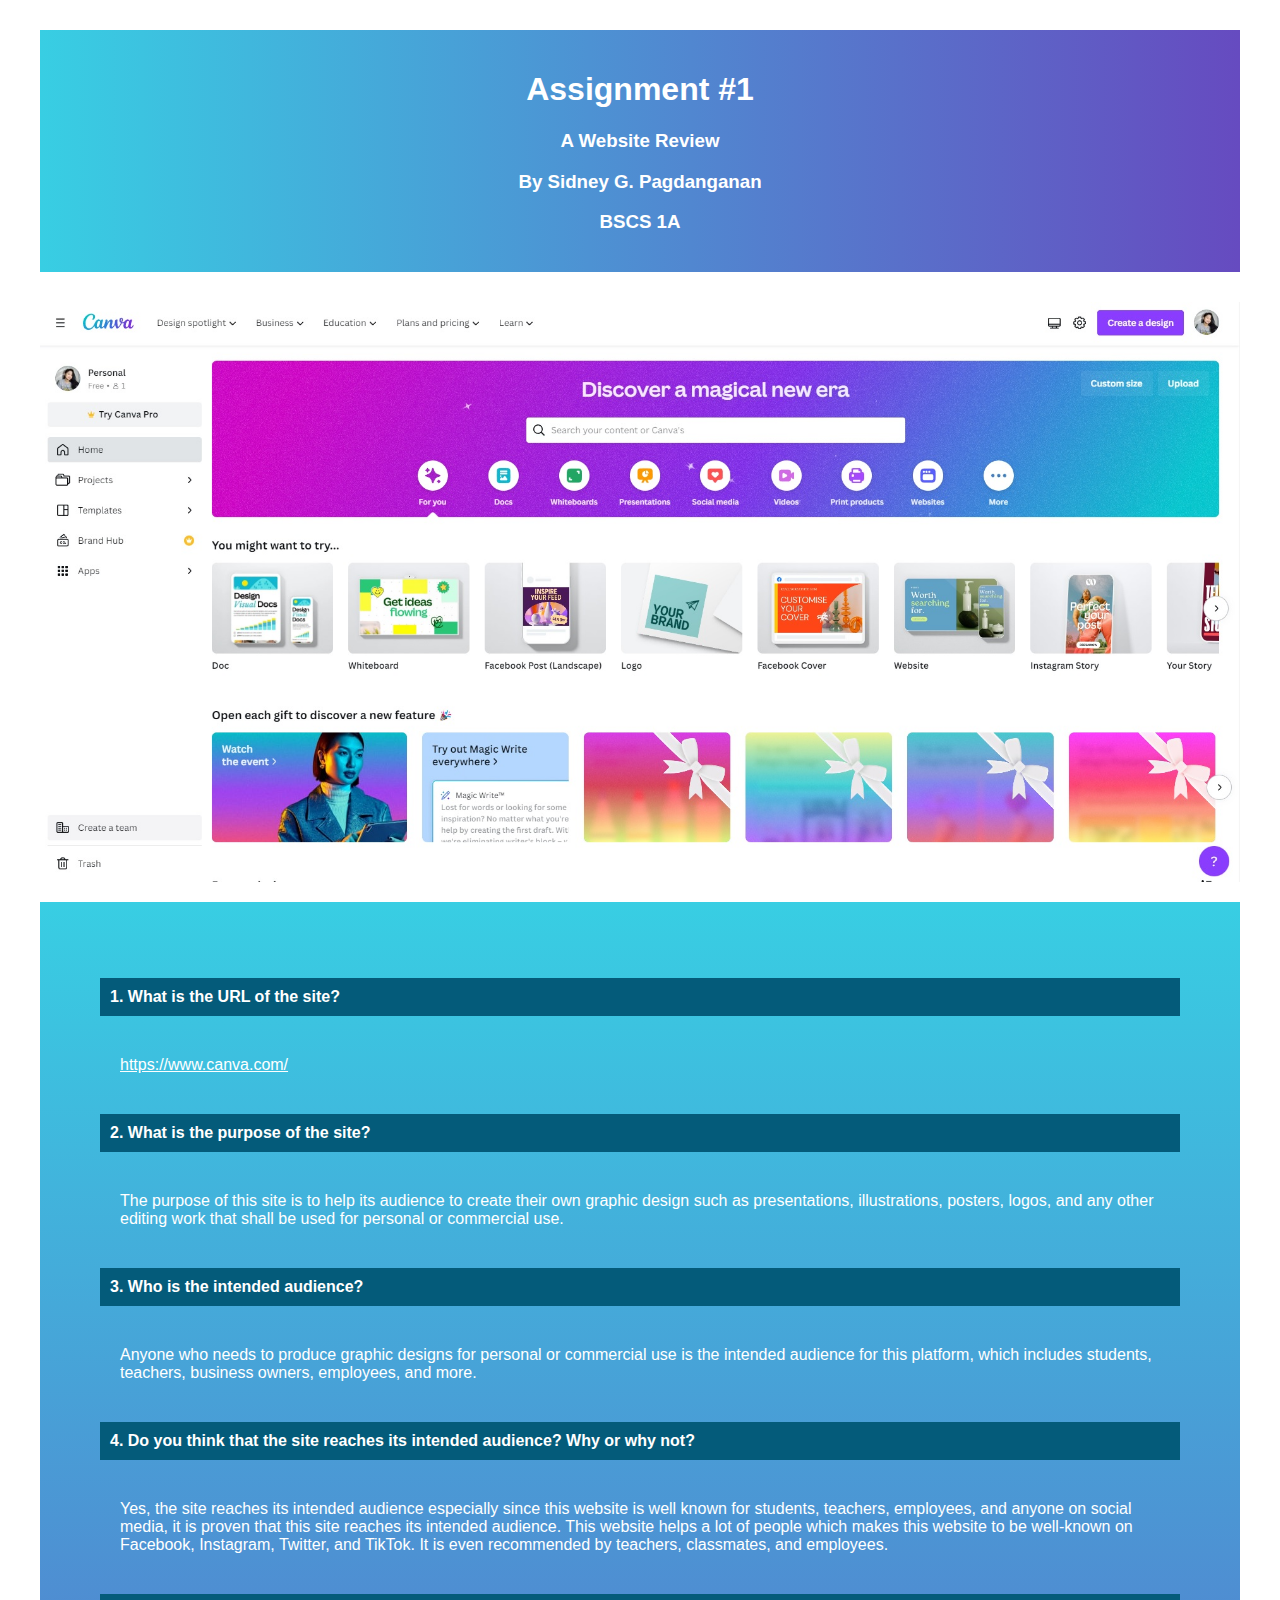
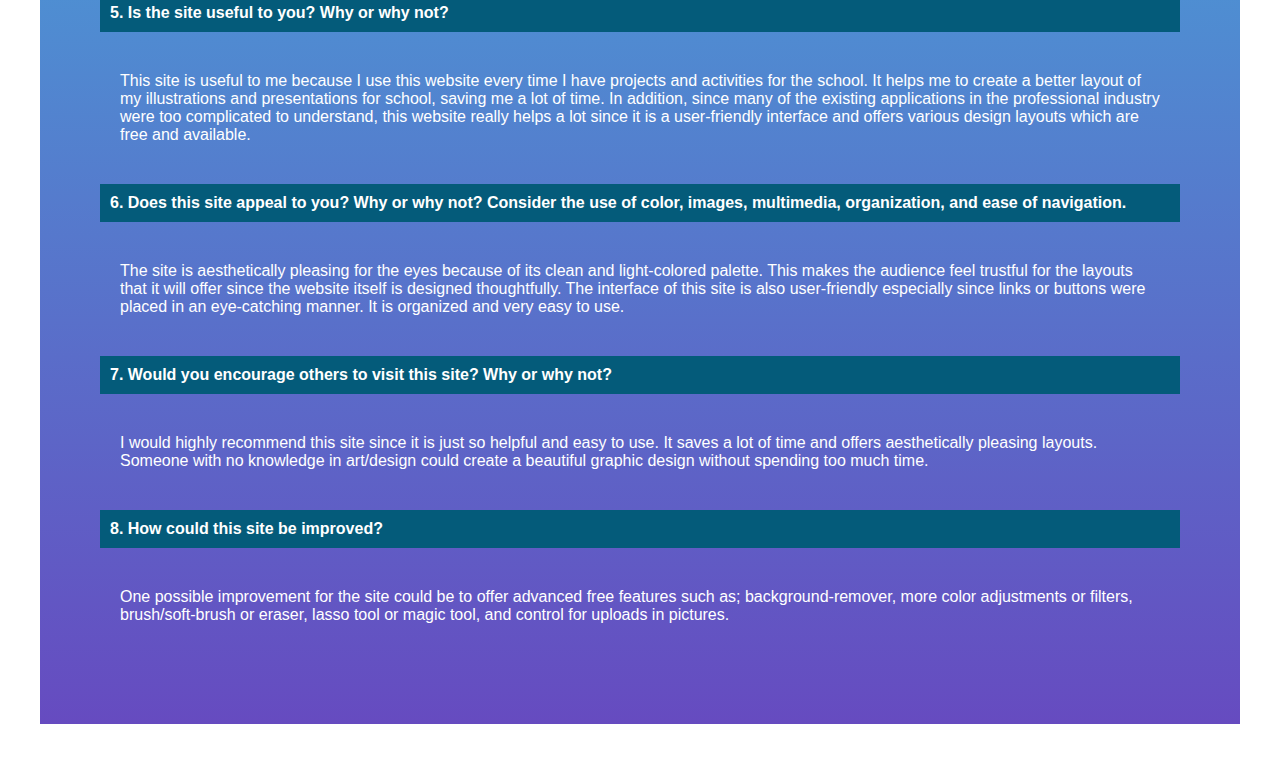
<file: Assignment 1/index.html>
<!DOCTYPE html>
<html>
<head>
	<title>Website Review</title>
	<meta charset="UTF-8">
	<meta name="viewport" content="width=device-width, initial-scale=1.0">
	<style>
    body {
        margin: 0;
        padding: 0;
        font-family: Arial, sans-serif;
    }
	.container {
		max-width: 1200px;
		margin: 0 auto;
		padding: 30px;
	}

	.title-container {
		text-align: center;
		margin-bottom: 30px;
        padding: 20px;
        Color: #fff;
        background: linear-gradient(to right, #38cee3, #664bc0);

	}
	.answers {
		text-align: left;
		margin-bottom: 30px;
        padding: 60px;
        Color: #fff;
        background: linear-gradient(to bottom, #38cee3, #664bc0);
		
	}

	img {
		display: block;
		margin: 0 auto;
		max-width: 100%;
		height: auto;
		margin-bottom: 20px;

	}

	p {
		margin-bottom: 20px;
		padding: 20px;

	}

	.bold {
		font-weight: bold;
		padding: 10px;
		color: white;
		background: #045b7a;
	}
</style>
</head>
<body>
	<div class="container">
		<div class = "title-container">
			<h1>Assignment #1</h1>
			<h3>A Website Review</h3>
			<h3>By Sidney G. Pagdanganan</h3>
			<h3>BSCS 1A</h3>
		</div>
		<img src="img/Canva.jpg" alt="Canva Home Page">
		<div class = "answers">
		<p class="bold">1. What is the URL of the site?</p>
		<p><a href = "https://www.canva.com/" style = "color: #fff;" >https://www.canva.com/</a></p>
		<p class="bold">2. What is the purpose of the site?</p>
		<p>The purpose of this site is to help its audience to create their own graphic design such as presentations, illustrations, posters, logos, and any other editing work that shall be used for personal or commercial use.</p>
		<p class="bold">3. Who is the intended audience?</p>
		<p>Anyone who needs to produce graphic designs for personal or commercial use is the intended audience for this platform, which includes students, teachers, business owners, employees, and more.</p>
		<p class="bold">4. Do you think that the site reaches its intended audience? Why or why not?</p>
		<p>Yes, the site reaches its intended audience especially since this website is well known for students, teachers, employees, and anyone on social media, it is proven that this site reaches its intended audience. This website helps a lot of people which makes this website to be well-known on Facebook, Instagram, Twitter, and TikTok. It is even recommended by teachers, classmates, and employees.</p>
		<p class="bold">5. Is the site useful to you? Why or why not?</p>
		<p>This site is useful to me because I use this website every time I have projects and activities for the school. It helps me to create a better layout of my illustrations and presentations for school, saving me a lot of time. In addition, since many of the existing applications in the professional industry were too complicated to understand, this website really helps a lot since it is a user-friendly interface and offers various design layouts which are free and available.</p>
		<p class="bold">6. Does this site appeal to you? Why or why not? Consider the use of color, images, multimedia, organization, and ease of navigation.</p>
		<p>The site is aesthetically pleasing for the eyes because of its clean and light-colored palette. This makes the audience feel trustful for the layouts that it will offer since the website itself is designed thoughtfully. The interface of this site is also user-friendly especially since links or buttons were placed in an eye-catching manner. It is organized and very easy to use.</p>
		<p class="bold">7. Would you encourage others to visit this site? Why or why not?</p>
		<p>I would highly recommend this site since it is just so helpful and easy to use. It saves a lot of time and offers aesthetically pleasing layouts. Someone with no knowledge in art/design could create a beautiful graphic design without spending too much time.</p>
		<p class="bold">8. How could this site be improved?</p>
		<p>One possible improvement for the site could be to offer advanced free features such as; background-remover, more color adjustments or filters, brush/soft-brush or eraser, lasso tool or magic tool, and control for uploads in pictures. </p>
		</div>
	</div>
</body>
</html>
</file>
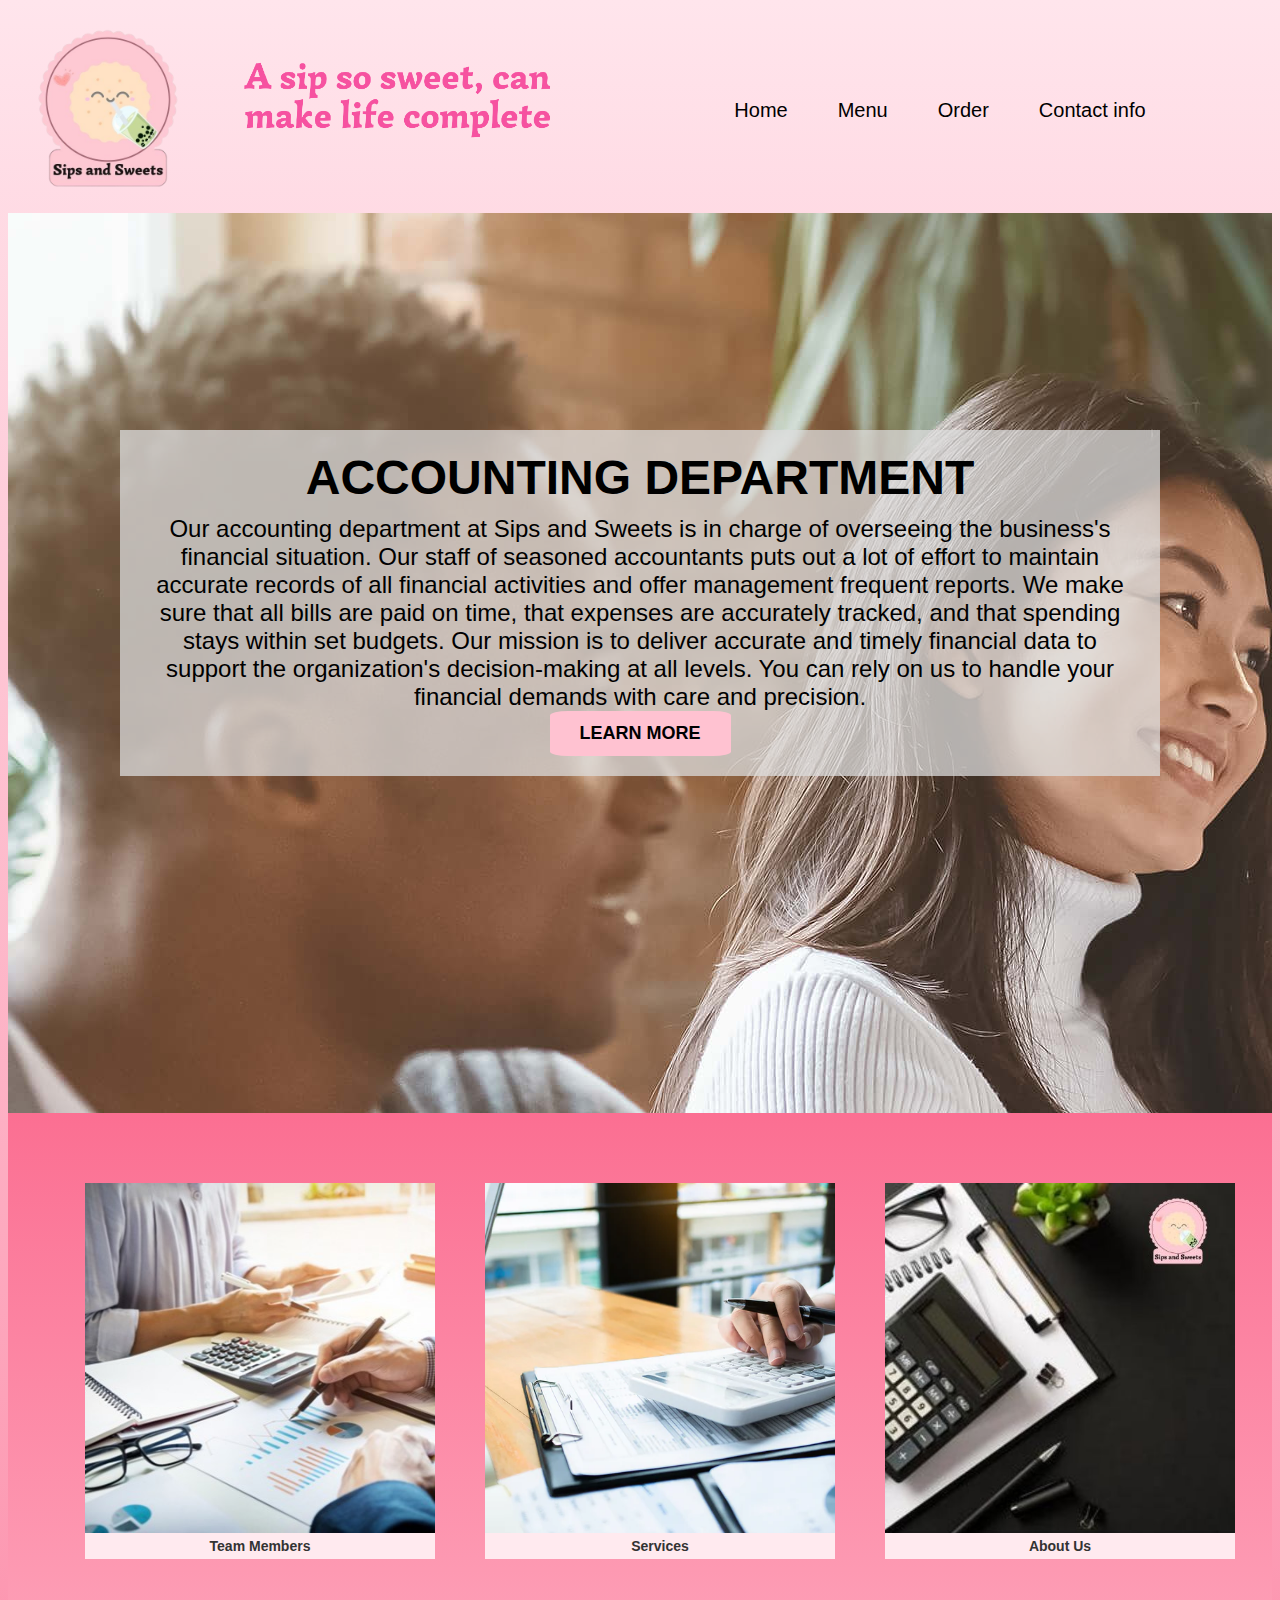
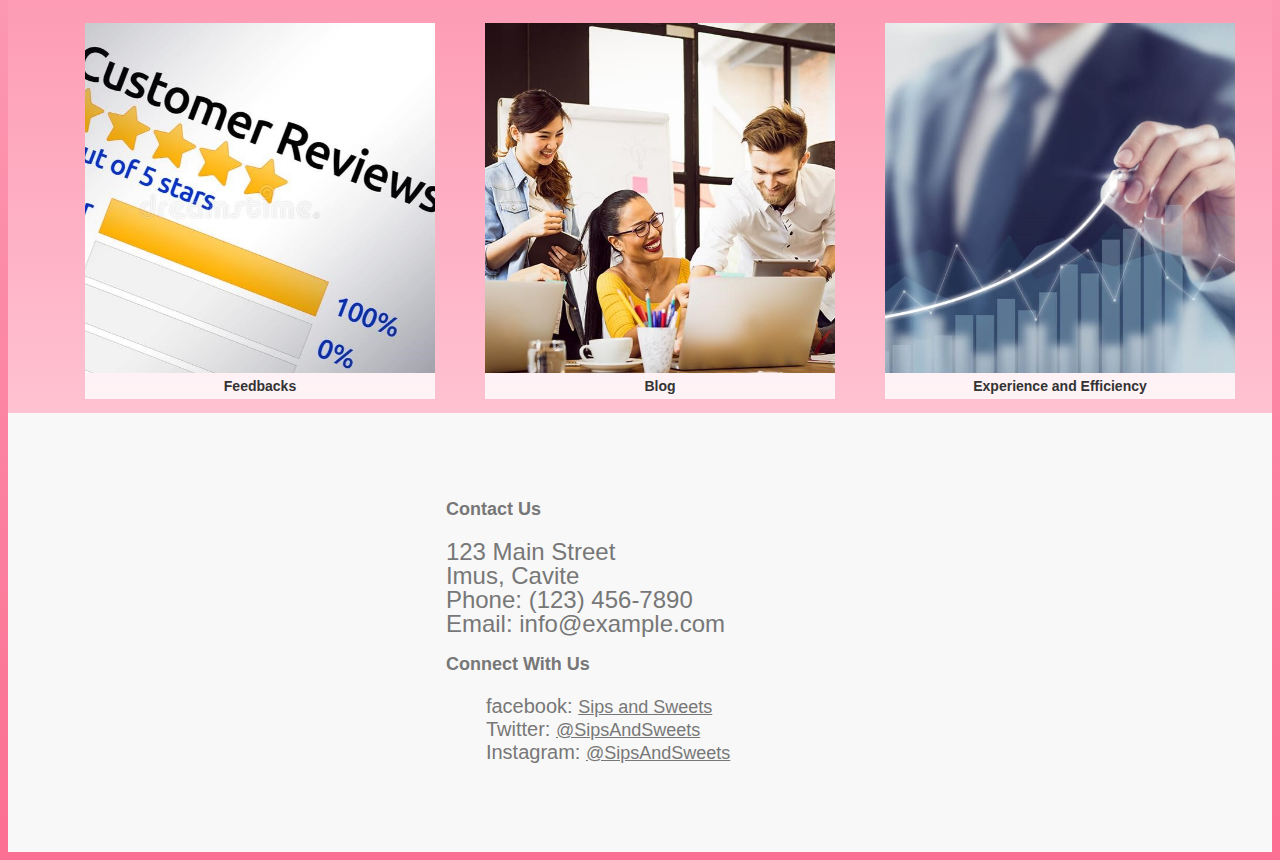
<file: Activity 4 static image Banner/sas_act_new_banner.html>
<!DOCTYPE html>
<html lang="en">
<head>
    <meta charset="UTF-8">
    <meta name="viewport" content="width=device-width, initial-scale=1.0">
    <title>Accounting Banner Page</title>
</head>
<style>
  *{
    font-family: sans-serif;
    font-size: 20px;
}
.main{
    width: 100%;
    height: 100vh;
    position: relative;
    overflow: hidden;
    background-image: url(images/Workplace.jpg);
}

body{
    background: linear-gradient(0deg, #fb6f92, #ffe5ec);
    
}
nav{
    width: 90%;
    position: sticky;
    margin-left: 20px auto;
    margin-right: 20px auto;
    z-index: 1;
    display: flex;
    align-items: center;
}
.logo{
    flex-basis: 20%;
}
.logo img{
    width: 200px;
}
.slogan img{
    width: 350px;
}
.nav-links{
    flex: 1;
    text-align: right;
}
nav ul{
    display: flex;
    flex-direction: row;
    gap: 50px;
}
nav ul li {
    color:transparent;
}
nav ul li a{
    color: #000;
    text-decoration: none;
}
.banner {

    background-size: cover;
    height: 600px;
    display: flex;
    justify-content: center;
    align-items: center;
    position: relative; 
    margin-top: 10vh;
}
  
  .banner::before { 
    content: '';
    position: absolute;
    top: 0;
    left: 0;
    right: 0;
    bottom: 0;
    background-color: #000;
    opacity: 0;
    transition: opacity 0.5s ease-in-out; 
  }
  
  .banner:hover::before { 
    opacity: 0.5;
  }
  
  .banner-text {
    background-color: #dcdcdcbe;
    padding: 20px;
    text-align: center;
    max-width: 1000px;
    position: relative; 
    z-index: 1; 
  }
  
  h1 {
    font-size: 48px;
    margin: 0;
  }
  
  p {
    font-size: 24px;
    margin: 10px 0 0 0;
  }
  
  .btn-learn-more {
    background-color: #ffc2d1;
    border-radius: 10%;
    color: #000;
    display: inline-block;
    font-size: 18px;
    font-weight: bold;
    padding: 12px 30px;
    text-align: center;
    text-decoration: none;
    text-transform: uppercase;
    transition: all 0.3s ease-in-out;
  }
  
  .btn-learn-more:hover {
    background-color: #fb6f92;
    color: #fff;
  }

.second{
    width: 100%;
    height: 100vh;
    position: relative;
    overflow: hidden;
    background-image: linear-gradient(0deg, #ffc2d1, #fb6f92)
}

.posters {
    margin-top: 10vh;
    width: 100%;
    height: auto;
    display: flex;
    justify-content: center;
    align-items: center;
    flex-direction: column;
    margin-top: 50px;
  }
  
  .posters ul {
    margin: 20px auto;
    gap: 50px;
    display: flex;
    flex-direction: row;
  }
  
  .posters ul li {
    color: transparent;
    text-decoration-color: white;
    text-align: center;
  }
  
  .posters img {
    width: 350px;
  }
  
  .posters li img {
    width: 350px;
    height: auto;
    display: block;
    transition: transform 0.3s ease-in-out;
  }
  
  .posters li img:hover {
    transform: scale(1.1);
  }
  
  .image-wrapper {
    position: relative;
  }
  
  .image-wrapper p {
    position: absolute;
    width: 340px;
    background-color: rgba(255, 255, 255, 0.8);
    padding: 5px;
    margin: 0;
    text-align: center;
    font-size: 14px;
    font-weight: bold;
    color: #333;
  }

  footer {
    background-color: #f8f8f8;
    padding: 30px 0;
    color: #777;
    font-size: 14px;
  }

  .content {
    padding:3%;
    margin-left: 400px;
  }
  
  footer h3 {
    font-size: 18px;
    margin-bottom: 20px;
    color: #777;
  }
  
  footer p {
    line-height: 24px;
    color: #777;
  }
  
  footer ul li {
    display: inline-block;
    margin-right: 10px;
  }
  
  footer ul li a {
    color: #777;
    font-size: 18px;
  }
  
  footer ul li a:hover {
    color: #777;
  }
</style>
<body>
    <header>
        <div class="overlay"></div>
        <nav>
            <div class="logo">
                <img src="images/logo.png">
            </div>
            <div class="slogan">
                <img src="images/SAS_slogan.png">
            </div>
            <div class="nav-links"></div>
                <ul>
                    <li><a href="home.html">Home</a></li>
                    <li><a href="menu.html">Menu</a></li>
                    <li><a href="#">Order</a></li>
                    <li><a href="#">Contact info</a></li>
                </ul>
        </nav>
    </header>
    <div class ="main">
        <div class="banner">
            <div class="banner-text">
                <h1>ACCOUNTING DEPARTMENT</h1>
                <p>Our accounting department at Sips and Sweets is in charge of overseeing the business's financial situation. Our staff of seasoned accountants puts out a lot of effort to maintain accurate records of all financial activities and offer management frequent reports. We make sure that all bills are paid on time, that expenses are accurately tracked, and that spending stays within set budgets. Our mission is to deliver accurate and timely financial data to support the organization's decision-making at all levels. You can rely on us to handle your financial demands with care and precision.</p>
                <a href="#" class="btn-learn-more">Learn More</a>
            </div>
        </div>
    </div>
    <div class = "second">

        <div class="posters">
            <ul>
              <li>
                <div class="image-wrapper">
                  <img src="images/poster1.jpg">
                  <p>Team Members</p>
                </div>
              </li>
              <li>
                <div class="image-wrapper">
                  <img src="images/poster2.png">
                  <p>Services </p>
                </div>
              </li>
              <li>
                <div class="image-wrapper">
                  <img src="images/poster3.jpg">
                  <p>About Us</p>
                </div>
              </li>
            </ul>
          </div>
          <div class="posters">
            <ul>
              <li>
                <div class="image-wrapper">
                  <img src="images/poster4.jpg">
                  <p>Feedbacks</p>
                </div>
              </li>
              <li>
                <div class="image-wrapper">
                  <img src="images/poster5.jpg">
                  <p>Blog </p>
                </div>
              </li>
              <li>
                <div class="image-wrapper">
                  <img src="images/poster6.jpeg">
                  <p>Experience and Efficiency</p>
                </div>
              </li>
            </ul>
          </div>
    </div>
    <footer>
        <div class="container">
            <div class="content">
          <div class="row">
            <div class="col-md-6">
              <h3>Contact Us</h3>
              <p>123 Main Street<br>
                 Imus, Cavite<br>
                 Phone: (123) 456-7890<br>
                 Email: info@example.com</p>
            </div>
            <div class="col-md-6">
              <h3>Connect With Us</h3>
              <ul class="list-inline">
                <li>facebook: <a href="#">Sips and Sweets<i class="fa fa-facebook"></i></a></li><br>
                <li>Twitter: <a href="#">@SipsAndSweets<i class="fa fa-twitter"></i></a></li><br>
                <li>Instagram: <a href="#">@SipsAndSweets<i class="fa fa-instagram"></i></a></li>
              </ul>
            </div>
          </div>
        </div>
        </div>
      </footer>
</body>
</html>
</file>
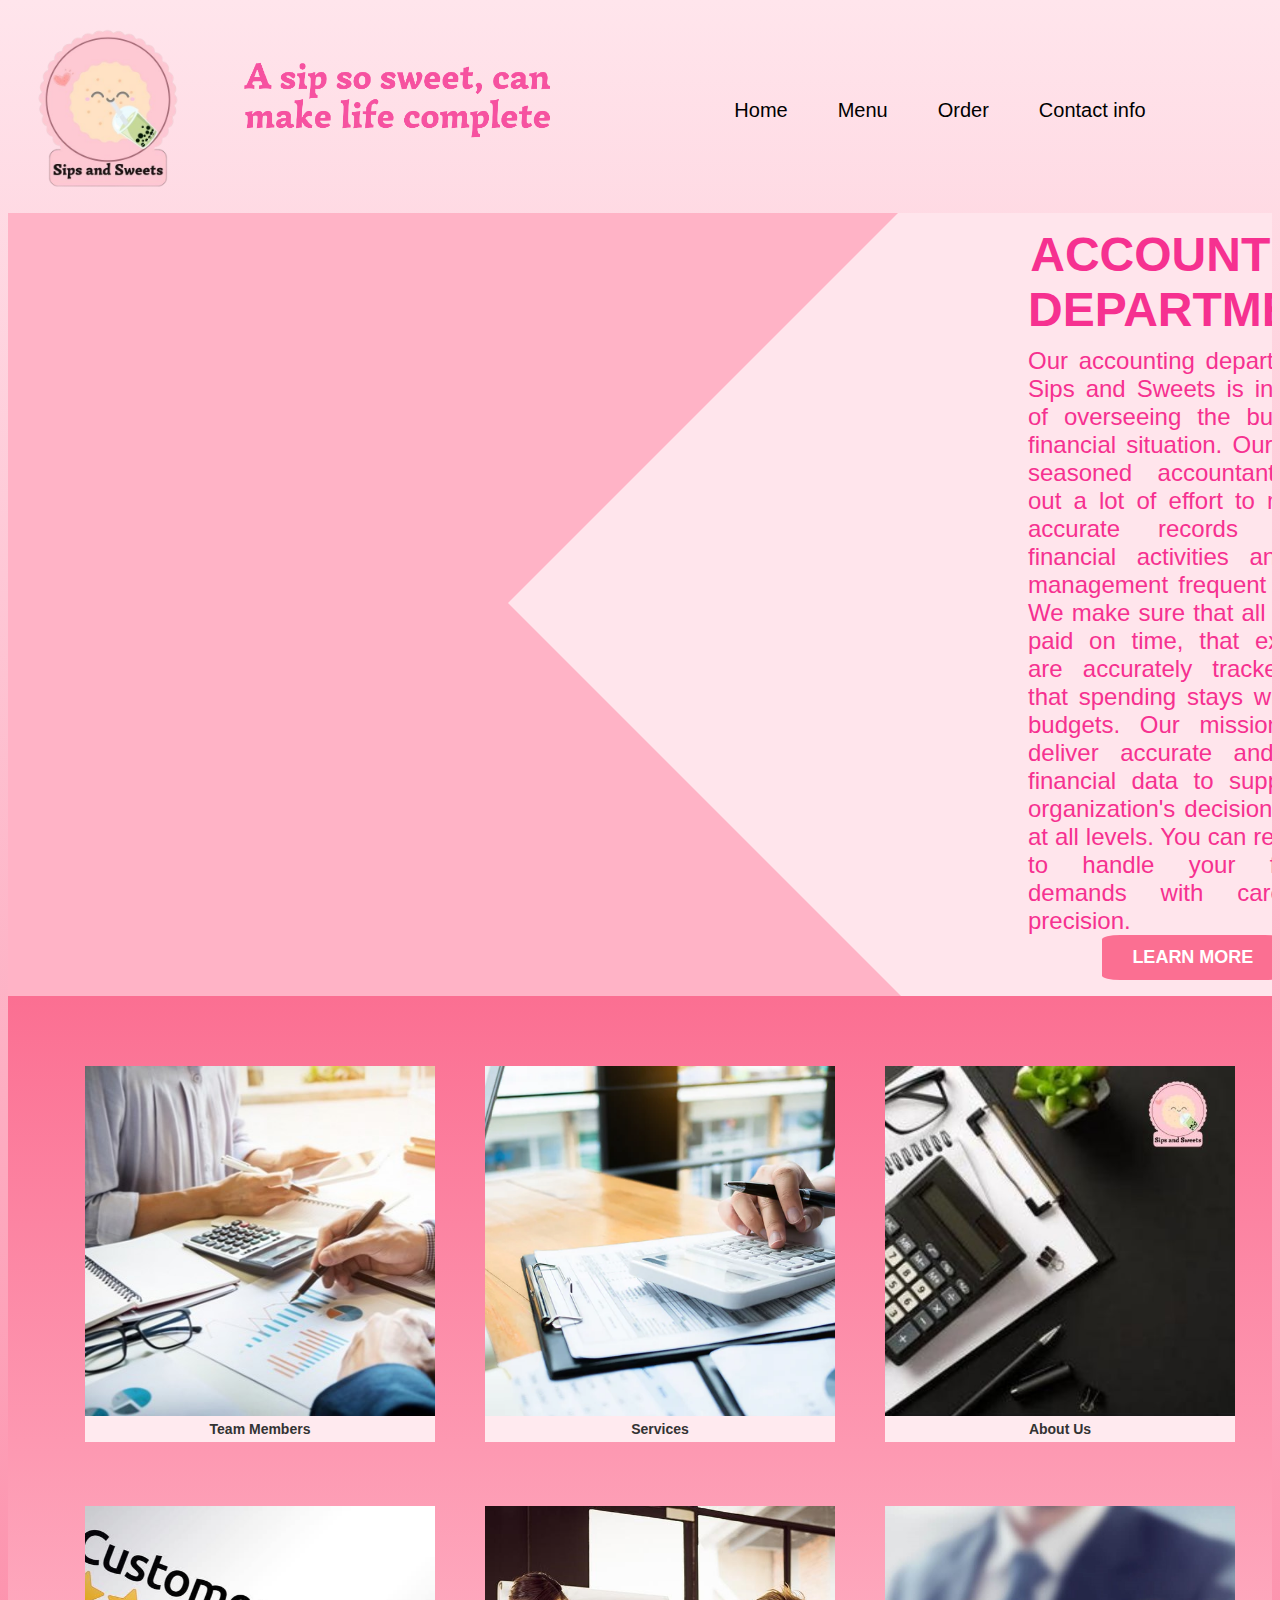
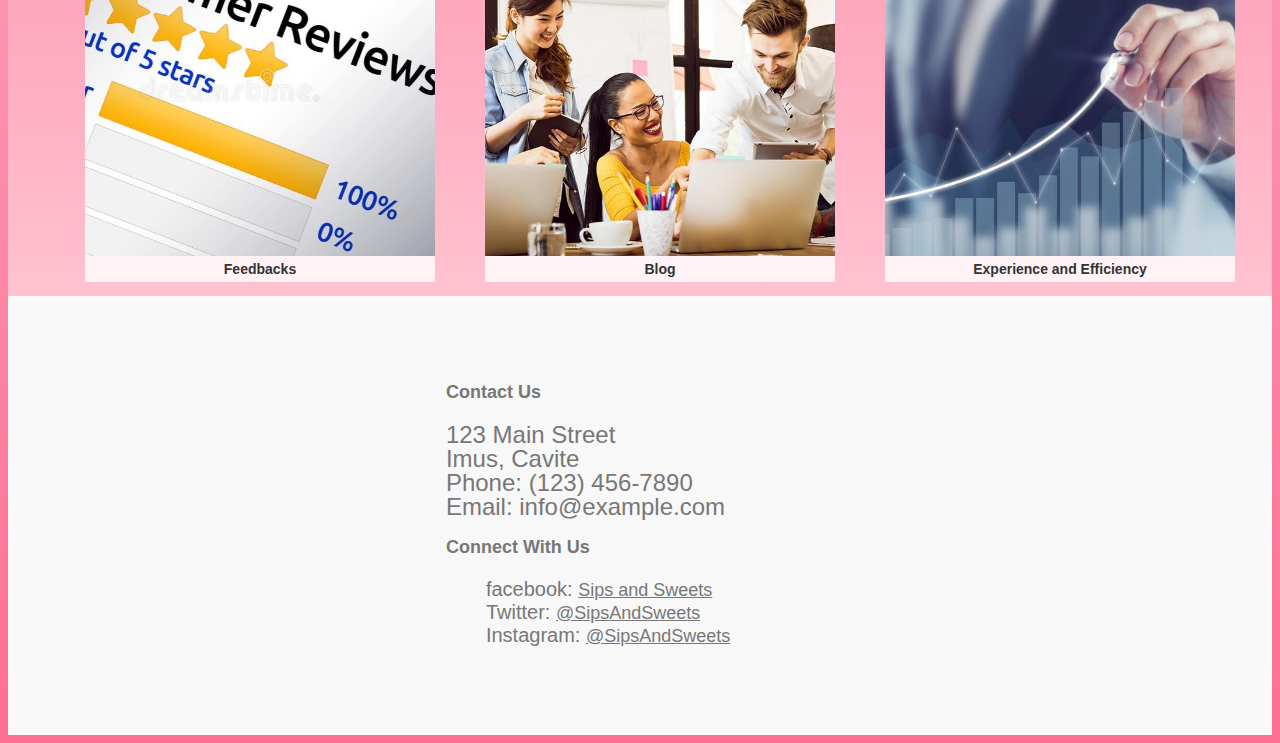
<file: Activity 4 text banner/sas_act_new_banner.html>
<!DOCTYPE html>
<html lang="en">
<head>
    <meta charset="UTF-8">
    <meta name="viewport" content="width=device-width, initial-scale=1.0">
    <title>Accounting Banner Page</title>
</head>
<style>
  *{
    font-family: sans-serif;
    font-size: 20px;
}
.main{
    width: 100%;
    height: 87vh;
    position: relative;
    overflow: hidden;
    background-color: #ffe5ec;
}
.banner {
  display: flex;
  background-color: #ffe5ec;
}

.banner-text {
  flex: 1;
  text-align: right;
}
.overlay{
  border-top: 500px solid #ffb3c6;
  border-right: 500px solid transparent;
  border-bottom: 500px solid #ffb3c6;
  border-left: 500px solid #ffb3c6;
  left: 0;
  top: 0;
  z-index: 1;
}

body{
    background: linear-gradient(0deg, #fb6f92, #ffe5ec);
    
}
nav{
    width: 90%;
    position: sticky;
    margin-left: 20px auto;
    margin-right: 20px auto;
    z-index: 1;
    display: flex;
    align-items: center;
}
.logo{
    flex-basis: 20%;
}
.logo img{
    width: 200px;
}
.slogan img{
    width: 350px;
}
.nav-links{
    flex: 1;
    text-align: right;
}
nav ul{
    display: flex;
    flex-direction: row;
    gap: 50px;
}
nav ul li {
    color:transparent;
}
nav ul li a{
    color: #000;
    text-decoration: none;
}
.banner{

    background-size: cover;
    height: 600px;
    display: flex;
    justify-content: left;
    align-items: center;
    position: relative; 
    margin-top: 10vh;
}
  .banner:hover::before {
    opacity: 0.5;
  }
  
  .banner-text {
    color:#f63190;
    padding: 20px;
    text-align: center;
    max-width: 1000px;
    position: relative; 
    z-index: 1; 
  }

  
  h1 {
    font-size: 48px;
    margin: 0;
  }
  
  p {
    font-size: 24px;
    margin: 10px 0 0 0;
  }
  
  .btn-learn-more {
    background-color:#fb6f92;
    border-radius: 10%;
    color: #fff;
    display: inline-block;
    font-size: 18px;
    font-weight: bold;
    padding: 12px 30px;
    text-align: center;
    text-decoration: none;
    text-transform: uppercase;
    transition: all 0.3s ease-in-out;
  }
  
  .btn-learn-more:hover {
    background-color: #ffe5ec;
    color: #000;
  }

.second{
    width: 100%;
    height: 100vh;
    position: relative;
    overflow: hidden;
    background-image: linear-gradient(0deg, #ffc2d1, #fb6f92)
}

.posters {
    width: 100%;
    height: auto;
    display: flex;
    justify-content: center;
    align-items: center;
    flex-direction: column;
    margin-top: 50px;
  }
  
  .posters ul {
    margin: 20px auto;
    gap: 50px;
    display: flex;
    flex-direction: row;
  }
  
  .posters ul li {
    color: transparent;
    text-decoration-color: white;
    text-align: center;
  }
  
  .posters img {
    width: 350px;
  }
  
  .posters li img {
    width: 350px;
    height: auto;
    display: block;
    transition: transform 0.3s ease-in-out;
  }
  
  .posters li img:hover {
    transform: scale(1.1);
  }
  
  .image-wrapper {
    position: relative;
  }
  
  .image-wrapper p {
    position: absolute;
    width: 340px;
    background-color: rgba(255, 255, 255, 0.8);
    padding: 5px;
    margin: 0;
    text-align: center;
    font-size: 14px;
    font-weight: bold;
    color: #333;
  }

  footer {
    background-color: #f8f8f8;
    padding: 30px 0;
    color: #777;
    font-size: 14px;
  }

  .content {
    padding:3%;
    margin-left: 400px;
  }
  
  footer h3 {
    font-size: 18px;
    margin-bottom: 20px;
    color: #777;
  }
  
  footer p {
    line-height: 24px;
    color: #777;
  }
  
  footer ul li {
    display: inline-block;
    margin-right: 10px;
  }
  
  footer ul li a {
    color: #777;
    font-size: 18px;
  }
  
  footer ul li a:hover {
    color: #777;
  }
</style>
<body>
    <header>
        <nav>
            <div class="logo">
                <img src="images/logo.png">
            </div>
            <div class="slogan">
                <img src="images/SAS_slogan.png">
            </div>
            <div class="nav-links"></div>
                <ul>
                    <li><a href="home.html">Home</a></li>
                    <li><a href="menu.html">Menu</a></li>
                    <li><a href="#">Order</a></li>
                    <li><a href="#">Contact info</a></li>
                </ul>
        </nav>
    </header>
    <div class="main">
      <div class="banner">
        <div class="overlay"></div>
        <div class="banner-text">
          <h1>ACCOUNTING DEPARTMENT</h1>
          <p align="justify">Our accounting department at Sips and Sweets is in charge of overseeing the business's financial situation. Our staff of seasoned accountants puts out a lot of effort to maintain accurate records of all financial activities and offer management frequent reports. We make sure that all bills are paid on time, that expenses are accurately tracked, and that spending stays within set budgets. Our mission is to deliver accurate and timely financial data to support the organization's decision-making at all levels. You can rely on us to handle your financial demands with care and precision.</p>
          <a href="#" class="btn-learn-more">Learn More</a>
        </div>

      </div>
    </div>
    <div class = "second">

        <div class="posters">
            <ul>
              <li>
                <div class="image-wrapper">
                  <img src="images/poster1.jpg">
                  <p>Team Members</p>
                </div>
              </li>
              <li>
                <div class="image-wrapper">
                  <img src="images/poster2.png">
                  <p>Services </p>
                </div>
              </li>
              <li>
                <div class="image-wrapper">
                  <img src="images/poster3.jpg">
                  <p>About Us</p>
                </div>
              </li>
            </ul>
          </div>
          <div class="posters">
            <ul>
              <li>
                <div class="image-wrapper">
                  <img src="images/poster4.jpg">
                  <p>Feedbacks</p>
                </div>
              </li>
              <li>
                <div class="image-wrapper">
                  <img src="images/poster5.jpg">
                  <p>Blog </p>
                </div>
              </li>
              <li>
                <div class="image-wrapper">
                  <img src="images/poster6.jpeg">
                  <p>Experience and Efficiency</p>
                </div>
              </li>
            </ul>
          </div>
    </div>
    <footer>
        <div class="container">
            <div class="content">
          <div class="row">
            <div class="col-md-6">
              <h3>Contact Us</h3>
              <p>123 Main Street<br>
                 Imus, Cavite<br>
                 Phone: (123) 456-7890<br>
                 Email: info@example.com</p>
            </div>
            <div class="col-md-6">
              <h3>Connect With Us</h3>
              <ul class="list-inline">
                <li>facebook: <a href="#">Sips and Sweets<i class="fa fa-facebook"></i></a></li><br>
                <li>Twitter: <a href="#">@SipsAndSweets<i class="fa fa-twitter"></i></a></li><br>
                <li>Instagram: <a href="#">@SipsAndSweets<i class="fa fa-instagram"></i></a></li>
              </ul>
            </div>
          </div>
        </div>
        </div>
      </footer>
</body>
</html>
</file>
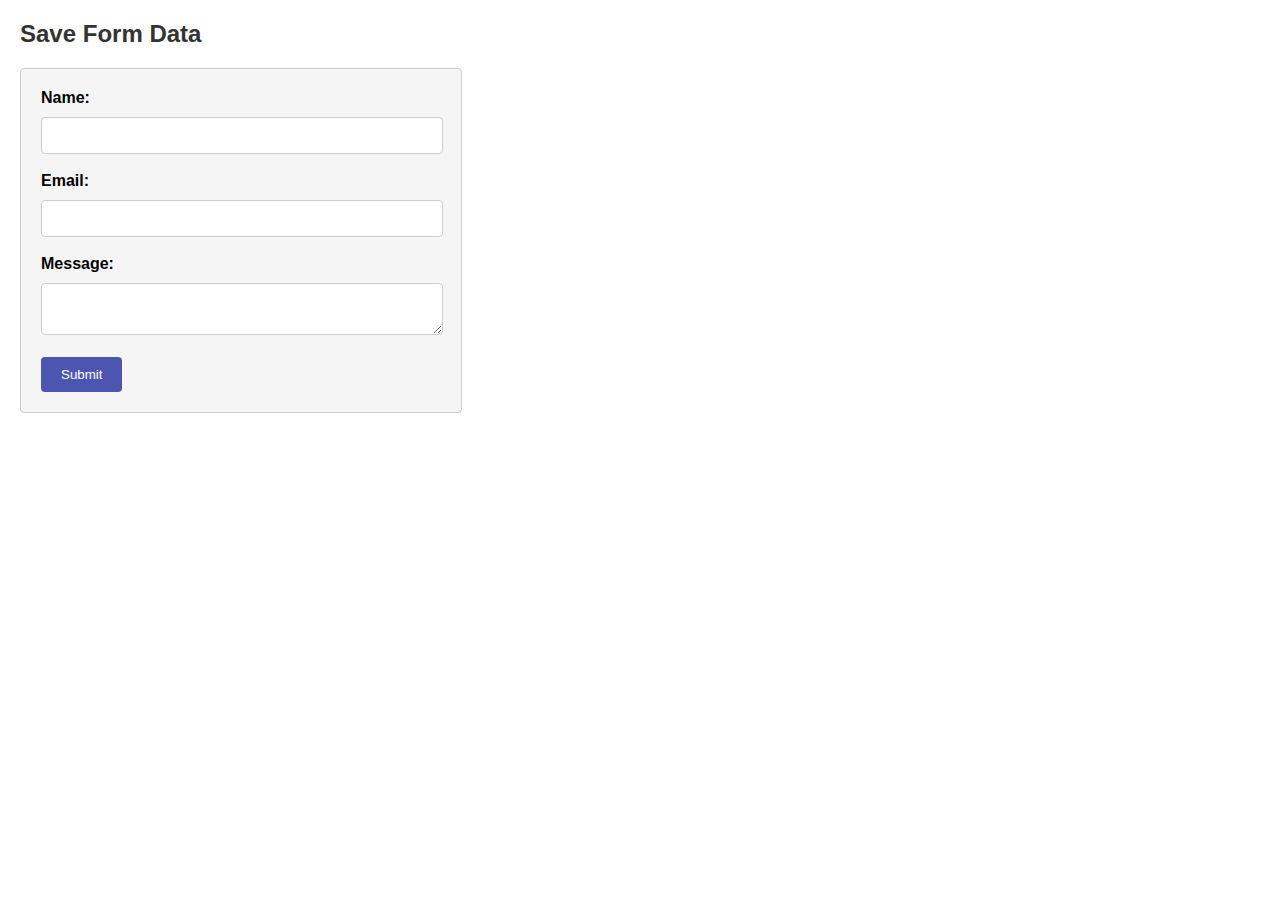
<file: activity8/Pagdanganan_activity8_bscs1A.html>
<!DOCTYPE html>
<html>
<head>
  <title>Save Form Data</title>
  <link rel="stylesheet" type="text/css" href="Pagdanganan_activity8_bscs1A.css">
</head>
<body>
  <h2>Save Form Data</h2>
  <form action="Pagdanganan_activity8_results_bscs1A.php" method="post">
    <label for="name">Name:</label>
    <input type="text" name="name" id="name" required><br><br>
    <label for="email">Email:</label>
    <input type="email" name="email" id="email" required><br><br>
    <label for="message">Message:</label>
    <textarea name="message" id="message" required></textarea><br><br>
    <input type="submit" value="Submit">
  </form>
</body>
</html>
</file>
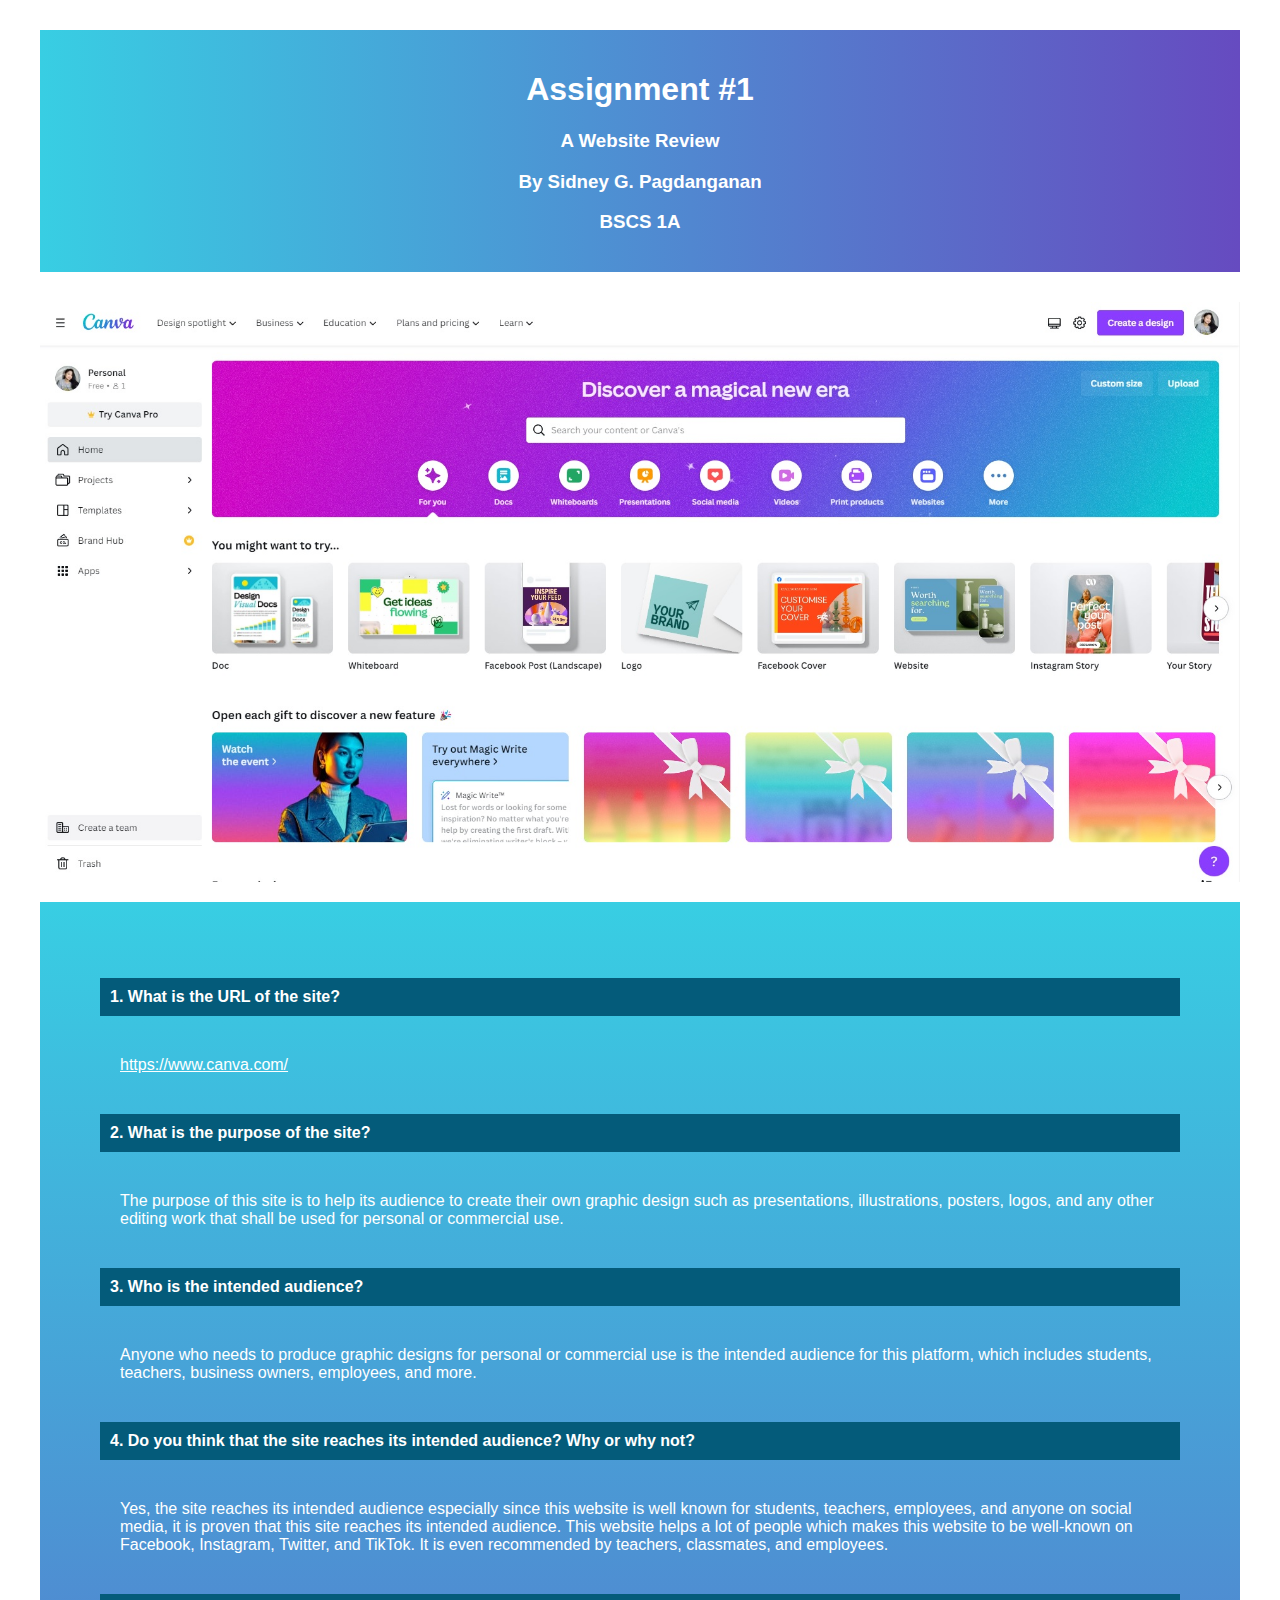
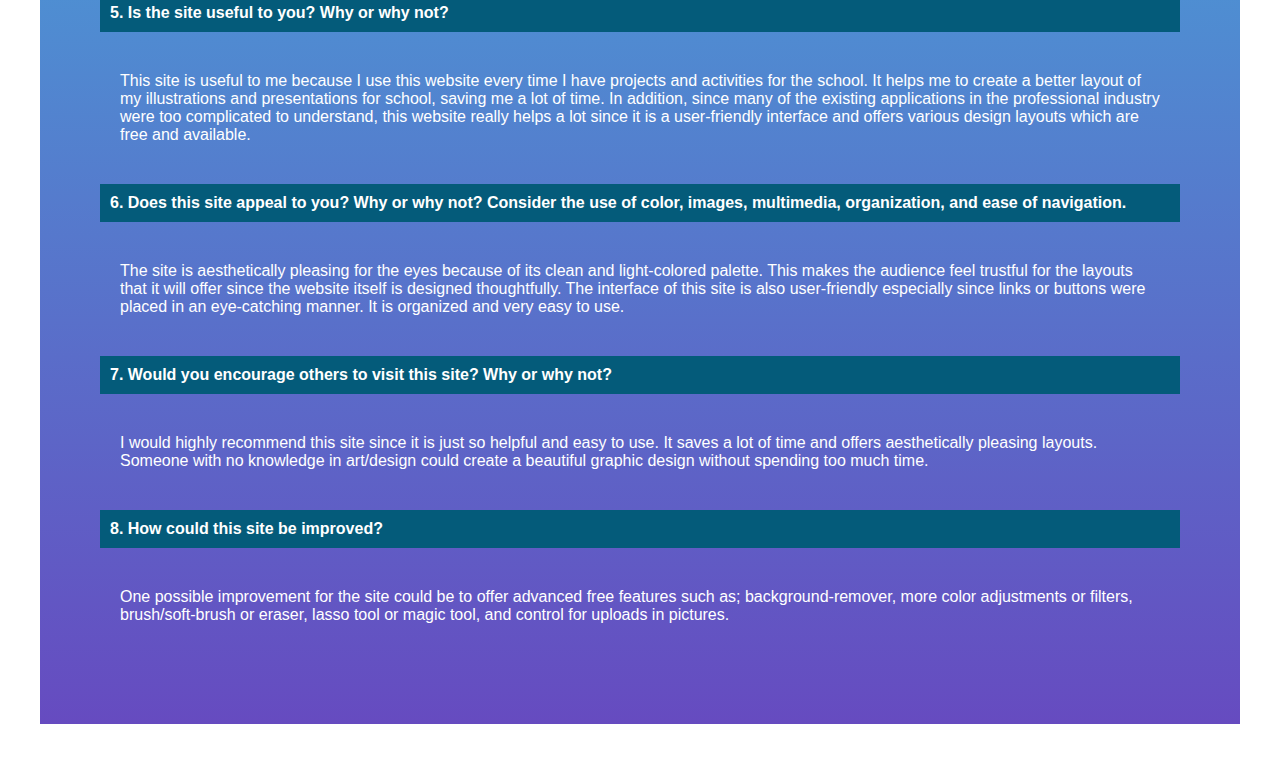
<file: Assignment 1/sas_act_new_assignment1.html>
<!DOCTYPE html>
<html>
<head>
	<title>Website Review</title>
	<meta charset="UTF-8">
	<meta name="viewport" content="width=device-width, initial-scale=1.0">
	<style>
    body {
        margin: 0;
        padding: 0;
        font-family: Arial, sans-serif;
    }
	.container {
		max-width: 1200px;
		margin: 0 auto;
		padding: 30px;
	}

	.title-container {
		text-align: center;
		margin-bottom: 30px;
        padding: 20px;
        Color: #fff;
        background: linear-gradient(to right, #38cee3, #664bc0);

	}
	.answers {
		text-align: left;
		margin-bottom: 30px;
        padding: 60px;
        Color: #fff;
        background: linear-gradient(to bottom, #38cee3, #664bc0);
		
	}

	img {
		display: block;
		margin: 0 auto;
		max-width: 100%;
		height: auto;
		margin-bottom: 20px;

	}

	p {
		margin-bottom: 20px;
		padding: 20px;

	}

	.bold {
		font-weight: bold;
		padding: 10px;
		color: white;
		background: #045b7a;
	}
</style>
</head>
<body>
	<div class="container">
		<div class = "title-container">
			<h1>Assignment #1</h1>
			<h3>A Website Review</h3>
			<h3>By Sidney G. Pagdanganan</h3>
			<h3>BSCS 1A</h3>
		</div>
		<img src="img/Canva.jpg" alt="Canva Home Page">
		<div class = "answers">
		<p class="bold">1. What is the URL of the site?</p>
		<p><a href = "https://www.canva.com/" style = "color: #fff;" >https://www.canva.com/</a></p>
		<p class="bold">2. What is the purpose of the site?</p>
		<p>The purpose of this site is to help its audience to create their own graphic design such as presentations, illustrations, posters, logos, and any other editing work that shall be used for personal or commercial use.</p>
		<p class="bold">3. Who is the intended audience?</p>
		<p>Anyone who needs to produce graphic designs for personal or commercial use is the intended audience for this platform, which includes students, teachers, business owners, employees, and more.</p>
		<p class="bold">4. Do you think that the site reaches its intended audience? Why or why not?</p>
		<p>Yes, the site reaches its intended audience especially since this website is well known for students, teachers, employees, and anyone on social media, it is proven that this site reaches its intended audience. This website helps a lot of people which makes this website to be well-known on Facebook, Instagram, Twitter, and TikTok. It is even recommended by teachers, classmates, and employees.</p>
		<p class="bold">5. Is the site useful to you? Why or why not?</p>
		<p>This site is useful to me because I use this website every time I have projects and activities for the school. It helps me to create a better layout of my illustrations and presentations for school, saving me a lot of time. In addition, since many of the existing applications in the professional industry were too complicated to understand, this website really helps a lot since it is a user-friendly interface and offers various design layouts which are free and available.</p>
		<p class="bold">6. Does this site appeal to you? Why or why not? Consider the use of color, images, multimedia, organization, and ease of navigation.</p>
		<p>The site is aesthetically pleasing for the eyes because of its clean and light-colored palette. This makes the audience feel trustful for the layouts that it will offer since the website itself is designed thoughtfully. The interface of this site is also user-friendly especially since links or buttons were placed in an eye-catching manner. It is organized and very easy to use.</p>
		<p class="bold">7. Would you encourage others to visit this site? Why or why not?</p>
		<p>I would highly recommend this site since it is just so helpful and easy to use. It saves a lot of time and offers aesthetically pleasing layouts. Someone with no knowledge in art/design could create a beautiful graphic design without spending too much time.</p>
		<p class="bold">8. How could this site be improved?</p>
		<p>One possible improvement for the site could be to offer advanced free features such as; background-remover, more color adjustments or filters, brush/soft-brush or eraser, lasso tool or magic tool, and control for uploads in pictures. </p>
		</div>
	</div>
</body>
</html>
</file>
<file: activity8/Pagdanganan_activity8_bscs1A.css>
body {
  font-family: Arial, sans-serif;
  margin: 20px;
}

h2 {
  color: #333;
}

form {
  width: 400px;
  padding: 20px;
  background-color: #f5f5f5;
  border: 1px solid #ccc;
  border-radius: 4px;
}

label {
  display: block;
  margin-bottom: 10px;
  font-weight: bold;
}

input[type="text"],
input[type="email"],
textarea {
  width: 95%;
  padding: 10px;
  border: 1px solid #ccc;
  border-radius: 4px;
}

input[type="submit"] {
  padding: 10px 20px;
  background-color: #4c55af;
  color: #fff;
  border: none;
  border-radius: 4px;
  cursor: pointer;
}

input[type="submit"]:hover {
  background-color: #45a049;
}
</file>
